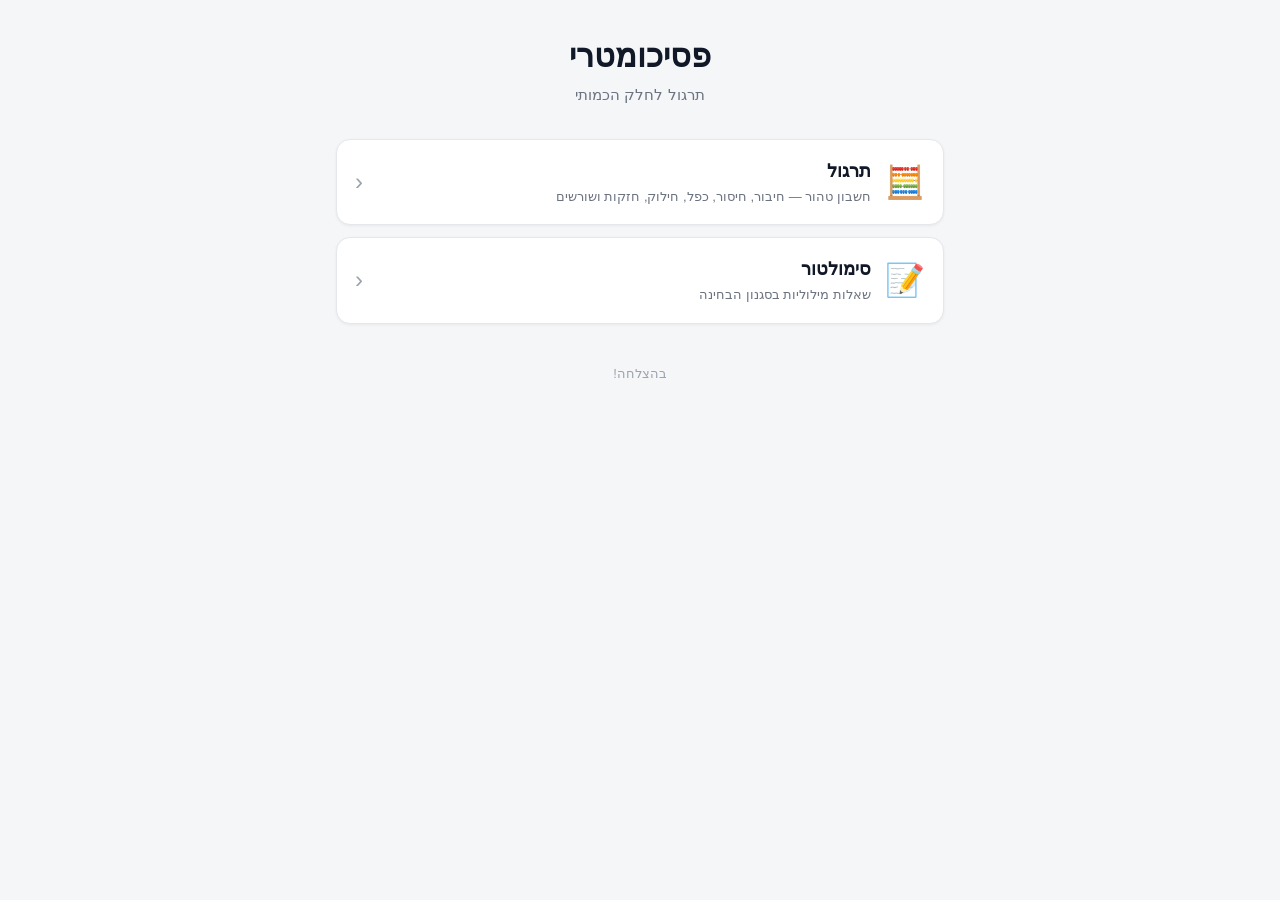
<file: index.html>
<!DOCTYPE html>
<html lang="he" dir="rtl">
<head>
  <meta charset="UTF-8">
  <meta name="viewport" content="width=device-width, initial-scale=1.0, viewport-fit=cover, maximum-scale=1.0, user-scalable=no">
  <meta name="apple-mobile-web-app-capable" content="yes">
  <meta name="apple-mobile-web-app-status-bar-style" content="default">
  <meta name="apple-mobile-web-app-title" content="פסיכומטרי">
  <meta name="theme-color" content="#2563eb">
  <title>פסיכומטרי — כמותי</title>
  <link rel="stylesheet" href="style.css">
</head>
<body>
  <div class="container home">
    <header class="home-header">
      <h1>פסיכומטרי</h1>
      <p class="subtitle">תרגול לחלק הכמותי</p>
    </header>

    <nav class="home-nav">
      <a href="drill/" class="big-card">
        <div class="big-card-icon">🧮</div>
        <div class="big-card-content">
          <div class="big-card-title">תרגול</div>
          <div class="big-card-desc">חשבון טהור — חיבור, חיסור, כפל, חילוק, חזקות ושורשים</div>
        </div>
        <div class="big-card-arrow">‹</div>
      </a>

      <a href="simulator/" class="big-card">
        <div class="big-card-icon">📝</div>
        <div class="big-card-content">
          <div class="big-card-title">סימולטור</div>
          <div class="big-card-desc">שאלות מילוליות בסגנון הבחינה</div>
        </div>
        <div class="big-card-arrow">‹</div>
      </a>
    </nav>

    <footer class="home-footer">
      <p>בהצלחה!</p>
    </footer>
  </div>
</body>
</html>
</file>
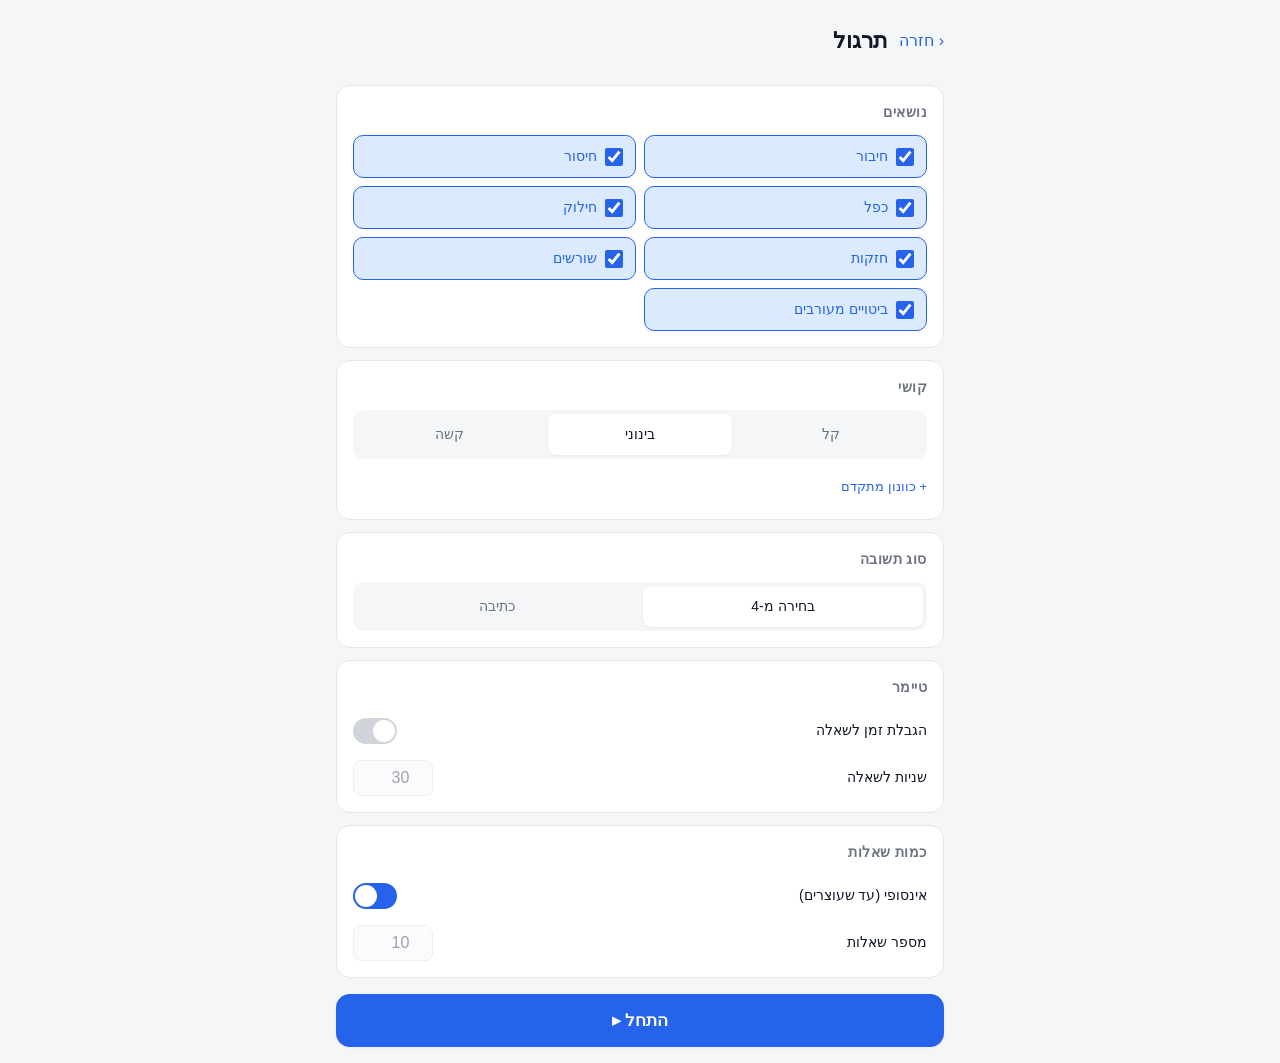
<file: drill/index.html>
<!DOCTYPE html>
<html lang="he" dir="rtl">
<head>
  <meta charset="UTF-8">
  <meta name="viewport" content="width=device-width, initial-scale=1.0, viewport-fit=cover">
  <meta name="apple-mobile-web-app-capable" content="yes">
  <meta name="apple-mobile-web-app-title" content="תרגול">
  <meta name="theme-color" content="#2563eb">
  <title>תרגול — פסיכומטרי</title>
  <link rel="stylesheet" href="../style.css">
</head>
<body>
  <div class="container">
    <header class="page-header">
      <a href="../" class="back-link">‹ חזרה</a>
      <div class="page-title">תרגול</div>
    </header>

    <div id="settings-screen"></div>
    <div id="session-screen" hidden></div>
    <div id="summary-screen" hidden></div>
  </div>

  <script src="../shared/engine.js"></script>
  <script src="../shared/ui.js"></script>
  <script src="drill.js"></script>
  <script>
    const settingsEl = document.getElementById('settings-screen');
    const sessionEl = document.getElementById('session-screen');
    const summaryEl = document.getElementById('summary-screen');

    const topics = [
      { id: 'add',   label: 'חיבור' },
      { id: 'sub',   label: 'חיסור' },
      { id: 'mul',   label: 'כפל' },
      { id: 'div',   label: 'חילוק' },
      { id: 'pow',   label: 'חזקות' },
      { id: 'root',  label: 'שורשים' },
      { id: 'mixed', label: 'ביטויים מעורבים' },
    ];

    const advancedHTML = `
      <div class="adv-group">
        <div class="adv-group-title">טווח מספרים (לחיבור/חיסור/כפל)</div>
        <div class="toggle-row">
          <label for="adv-custom-range">להגדיר טווח ידנית</label>
          <input type="checkbox" id="adv-custom-range" class="toggle">
        </div>
        <div class="input-row">
          <label>מינימום</label>
          <input type="number" id="adv-min" value="1" min="0" max="100000" disabled>
        </div>
        <div class="input-row">
          <label>מקסימום</label>
          <input type="number" id="adv-max" value="100" min="2" max="100000" disabled>
        </div>
      </div>

      <div class="adv-group">
        <div class="adv-group-title">חזקות ושורשים</div>
        <div class="input-row">
          <label>חזקה מקסימלית</label>
          <input type="number" id="adv-max-exp" value="4" min="2" max="8">
        </div>
        <div class="toggle-row">
          <label for="adv-cube">לכלול שורש מעוקב</label>
          <input type="checkbox" id="adv-cube" class="toggle">
        </div>
      </div>

      <div class="adv-group">
        <div class="adv-group-title">כללי</div>
        <div class="toggle-row">
          <label for="adv-negatives">לאפשר מספרים שליליים</label>
          <input type="checkbox" id="adv-negatives" class="toggle">
        </div>
        <div class="toggle-row">
          <label for="adv-fractions">לאפשר שברים (חיבור/חיסור)</label>
          <input type="checkbox" id="adv-fractions" class="toggle">
        </div>
        <div class="toggle-row">
          <label for="adv-mixed-3">ביטויים מעורבים — 3 פעולות</label>
          <input type="checkbox" id="adv-mixed-3" class="toggle">
        </div>
      </div>
    `;

    function showSettings() {
      sessionEl.hidden = true;
      summaryEl.hidden = true;
      settingsEl.hidden = false;
      UI.buildSettings({
        container: settingsEl,
        topics,
        advancedHTML,
        wireAdvanced: (c) => {
          const cr = c.querySelector('#adv-custom-range');
          const min = c.querySelector('#adv-min');
          const max = c.querySelector('#adv-max');
          cr.addEventListener('change', () => {
            min.disabled = !cr.checked;
            max.disabled = !cr.checked;
          });
        },
        collectAdvanced: (c) => ({
          customRange: c.querySelector('#adv-custom-range').checked,
          minNum: parseInt(c.querySelector('#adv-min').value, 10) || 1,
          maxNum: parseInt(c.querySelector('#adv-max').value, 10) || 100,
          maxExp: parseInt(c.querySelector('#adv-max-exp').value, 10) || 4,
          includeCubeRoot: c.querySelector('#adv-cube').checked,
          allowNegatives: c.querySelector('#adv-negatives').checked,
          allowFractions: c.querySelector('#adv-fractions').checked,
          mixedThreeOps: c.querySelector('#adv-mixed-3').checked,
        }),
        onStart: startSession,
      });
    }

    let session, refs, advanceTimer = null;

    function startSession(config) {
      settingsEl.hidden = true;
      summaryEl.hidden = true;
      sessionEl.hidden = false;
      refs = UI.buildSession(sessionEl);
      session = new Engine.Session(config, Drill.generate);
      session.onTick = (left, total) => UI.updateTimer(refs, left, total);
      session.onTimeout = () => handleAnswer(null, null);
      refs.stopBtn.addEventListener('click', () => endSession());
      nextQuestion();
    }

    function nextQuestion() {
      if (advanceTimer) { clearTimeout(advanceTimer); advanceTimer = null; }
      if (session.isFinished()) return endSession();
      const q = session.nextQuestion();
      UI.updateStats(refs, session);
      UI.renderQuestion(refs, q, session.config.answerMode, handleAnswer);
    }

    function handleAnswer(value, target) {
      const result = session.submitAnswer(value);
      if (!result) return;
      UI.showFeedback(refs, session.current, session.config.answerMode, result, target);
      UI.updateStats(refs, session);
      advanceTimer = setTimeout(() => nextQuestion(), 1500);
    }

    function endSession() {
      if (advanceTimer) { clearTimeout(advanceTimer); advanceTimer = null; }
      session.stop();
      sessionEl.hidden = true;
      summaryEl.hidden = false;
      UI.renderSummary(summaryEl, session, showSettings, () => location.href = '../');
    }

    showSettings();
  </script>
</body>
</html>
</file>
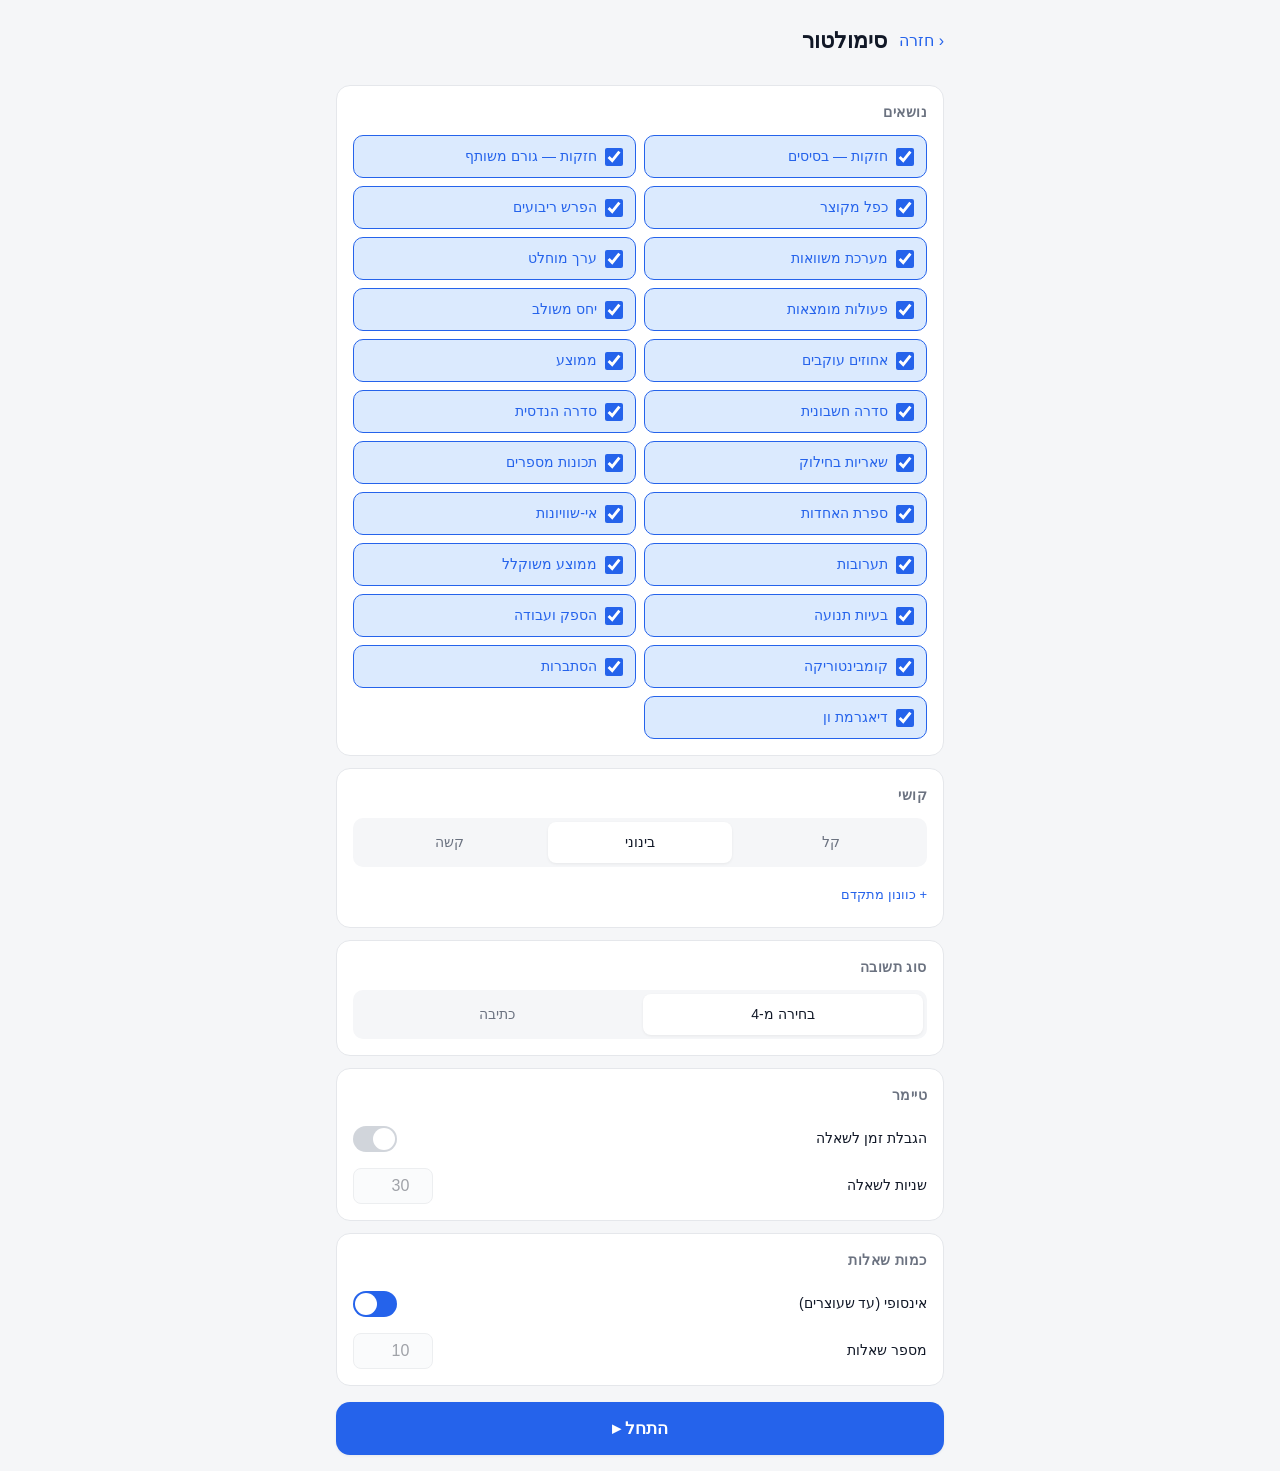
<file: simulator/index.html>
<!DOCTYPE html>
<html lang="he" dir="rtl">
<head>
  <meta charset="UTF-8">
  <meta name="viewport" content="width=device-width, initial-scale=1.0, viewport-fit=cover">
  <meta name="apple-mobile-web-app-capable" content="yes">
  <meta name="apple-mobile-web-app-title" content="סימולטור">
  <meta name="theme-color" content="#2563eb">
  <title>סימולטור — פסיכומטרי</title>
  <link rel="stylesheet" href="../style.css">
</head>
<body>
  <div class="container">
    <header class="page-header">
      <a href="../" class="back-link">‹ חזרה</a>
      <div class="page-title">סימולטור</div>
    </header>

    <div id="settings-screen"></div>
    <div id="session-screen" hidden></div>
    <div id="summary-screen" hidden></div>
  </div>

  <script src="../shared/engine.js"></script>
  <script src="../shared/ui.js"></script>
  <script src="questions.js"></script>
  <script>
    const settingsEl = document.getElementById('settings-screen');
    const sessionEl = document.getElementById('session-screen');
    const summaryEl = document.getElementById('summary-screen');

    const topics = [
      { id: 'pow_base',     label: 'חזקות — בסיסים' },
      { id: 'pow_factor',   label: 'חזקות — גורם משותף' },
      { id: 'alg_xy',       label: 'כפל מקוצר' },
      { id: 'diff_sq',      label: 'הפרש ריבועים' },
      { id: 'eq_combo',     label: 'מערכת משוואות' },
      { id: 'abs',          label: 'ערך מוחלט' },
      { id: 'inv_op',       label: 'פעולות מומצאות' },
      { id: 'ratio',        label: 'יחס משולב' },
      { id: 'pct_seq',      label: 'אחוזים עוקבים' },
      { id: 'avg',          label: 'ממוצע' },
      { id: 'arith_seq',    label: 'סדרה חשבונית' },
      { id: 'geom_seq',     label: 'סדרה הנדסית' },
      { id: 'remainder',    label: 'שאריות בחילוק' },
      { id: 'num_props',    label: 'תכונות מספרים' },
      { id: 'digit_cycle',  label: 'ספרת האחדות' },
      { id: 'ineq',         label: 'אי-שוויונות' },
      { id: 'mixture',      label: 'תערובות' },
      { id: 'weighted_avg', label: 'ממוצע משוקלל' },
      { id: 'motion',       label: 'בעיות תנועה' },
      { id: 'work',         label: 'הספק ועבודה' },
      { id: 'combi',        label: 'קומבינטוריקה' },
      { id: 'prob',         label: 'הסתברות' },
      { id: 'venn',         label: 'דיאגרמת ון' },
    ];

    const advancedHTML = `
      <div class="adv-group">
        <div class="adv-group-title">מספרים</div>
        <div class="toggle-row">
          <label for="adv-large">מספרים גדולים יותר</label>
          <input type="checkbox" id="adv-large" class="toggle">
        </div>
        <div class="toggle-row">
          <label for="adv-neg-ans">לאפשר תשובות שליליות</label>
          <input type="checkbox" id="adv-neg-ans" class="toggle">
        </div>
      </div>

      <div class="adv-group">
        <div class="adv-group-title">סדרות</div>
        <div class="input-row">
          <label>מקסימום מקום של איבר</label>
          <input type="number" id="adv-seq-max" value="25" min="10" max="100">
        </div>
      </div>

      <div class="adv-group">
        <div class="adv-group-title">פעולות מומצאות</div>
        <div class="input-row">
          <label>מספר מקסימלי בפעולה</label>
          <input type="number" id="adv-op-max" value="9" min="5" max="20">
        </div>
      </div>
    `;

    function showSettings() {
      sessionEl.hidden = true;
      summaryEl.hidden = true;
      settingsEl.hidden = false;
      UI.buildSettings({
        container: settingsEl,
        topics,
        advancedHTML,
        collectAdvanced: (c) => ({
          largeNumbers: c.querySelector('#adv-large').checked,
          allowNegAnswers: c.querySelector('#adv-neg-ans').checked,
          seqMaxPos: parseInt(c.querySelector('#adv-seq-max').value, 10) || 25,
          opMax: parseInt(c.querySelector('#adv-op-max').value, 10) || 9,
        }),
        onStart: startSession,
      });
    }

    let session, refs, advanceTimer = null;

    function startSession(config) {
      settingsEl.hidden = true;
      summaryEl.hidden = true;
      sessionEl.hidden = false;
      refs = UI.buildSession(sessionEl);
      session = new Engine.Session(config, Simulator.generate);
      session.onTick = (left, total) => UI.updateTimer(refs, left, total);
      session.onTimeout = () => handleAnswer(null, null);
      refs.stopBtn.addEventListener('click', () => endSession());
      nextQuestion();
    }

    function nextQuestion() {
      if (advanceTimer) { clearTimeout(advanceTimer); advanceTimer = null; }
      if (session.isFinished()) return endSession();
      const q = session.nextQuestion();
      UI.updateStats(refs, session);
      UI.renderQuestion(refs, q, session.config.answerMode, handleAnswer);
    }

    function handleAnswer(value, target) {
      const result = session.submitAnswer(value);
      if (!result) return;
      UI.showFeedback(refs, session.current, session.config.answerMode, result, target);
      UI.updateStats(refs, session);
      advanceTimer = setTimeout(() => nextQuestion(), 1500);
    }

    function endSession() {
      if (advanceTimer) { clearTimeout(advanceTimer); advanceTimer = null; }
      session.stop();
      sessionEl.hidden = true;
      summaryEl.hidden = false;
      UI.renderSummary(summaryEl, session, showSettings, () => location.href = '../');
    }

    showSettings();
  </script>
</body>
</html>
</file>
<file: style.css>
/* === Reset & Base === */
* { box-sizing: border-box; margin: 0; padding: 0; -webkit-tap-highlight-color: transparent; }
html { -webkit-text-size-adjust: 100%; }

:root {
  --bg: #f5f6f8;
  --card: #ffffff;
  --text: #111827;
  --text-2: #6b7280;
  --text-3: #9ca3af;
  --border: #e5e7eb;
  --border-2: #d1d5db;
  --accent: #2563eb;
  --accent-soft: #dbeafe;
  --success: #10b981;
  --success-soft: #d1fae5;
  --error: #ef4444;
  --error-soft: #fee2e2;
  --warn: #f59e0b;
  --shadow: 0 1px 3px rgba(0,0,0,0.06);
  --radius: 14px;
  --radius-sm: 10px;
}

@media (prefers-color-scheme: dark) {
  :root {
    --bg: #0f1115;
    --card: #1a1d23;
    --text: #f3f4f6;
    --text-2: #9ca3af;
    --text-3: #6b7280;
    --border: #2a2f37;
    --border-2: #3a3f47;
    --accent: #60a5fa;
    --accent-soft: rgba(96,165,250,0.15);
    --success: #34d399;
    --success-soft: rgba(52,211,153,0.15);
    --error: #f87171;
    --error-soft: rgba(248,113,113,0.15);
    --warn: #fbbf24;
    --shadow: 0 1px 3px rgba(0,0,0,0.4);
  }
}

body {
  font-family: -apple-system, BlinkMacSystemFont, "SF Pro Display", "Heebo", "Segoe UI", Arial, sans-serif;
  background: var(--bg);
  color: var(--text);
  line-height: 1.5;
  font-size: 16px;
  padding: env(safe-area-inset-top) env(safe-area-inset-right) env(safe-area-inset-bottom) env(safe-area-inset-left);
  min-height: 100vh;
}

.container {
  max-width: 640px;
  margin: 0 auto;
  padding: 16px;
}

/* === Math display === */
.m, .math {
  direction: ltr;
  display: inline-block;
  font-variant-numeric: tabular-nums;
  font-weight: 500;
  unicode-bidi: isolate;
}
.eq {
  direction: ltr;
  display: block;
  font-size: 1.1em;
  font-weight: 500;
  margin: 4px 0;
  font-variant-numeric: tabular-nums;
}

/* === Home === */
.home { padding-top: 32px; }
.home-header { text-align: center; margin-bottom: 32px; }
.home-header h1 { font-size: 32px; font-weight: 700; margin-bottom: 4px; }
.subtitle { color: var(--text-2); font-size: 15px; }

.home-nav { display: flex; flex-direction: column; gap: 12px; }

.big-card {
  display: flex;
  align-items: center;
  gap: 14px;
  padding: 18px;
  background: var(--card);
  border: 1px solid var(--border);
  border-radius: var(--radius);
  text-decoration: none;
  color: inherit;
  box-shadow: var(--shadow);
  transition: transform 0.1s;
}
.big-card:active { transform: scale(0.98); }
.big-card-icon { font-size: 32px; }
.big-card-content { flex: 1; }
.big-card-title { font-size: 18px; font-weight: 600; margin-bottom: 2px; }
.big-card-desc { font-size: 13px; color: var(--text-2); }
.big-card-arrow { color: var(--text-3); font-size: 24px; }

.home-footer { text-align: center; margin-top: 40px; color: var(--text-3); font-size: 13px; }

/* === Page header === */
.page-header {
  display: flex;
  align-items: center;
  gap: 12px;
  margin-bottom: 20px;
  padding: 8px 0;
}
.back-link {
  color: var(--accent);
  text-decoration: none;
  font-size: 16px;
  font-weight: 500;
  padding: 4px 8px;
  margin: -4px -8px;
}
.page-title { font-size: 22px; font-weight: 700; flex: 1; }

/* === Settings === */
.settings-section {
  background: var(--card);
  border: 1px solid var(--border);
  border-radius: var(--radius);
  padding: 16px;
  margin-bottom: 12px;
}
.settings-section h2 {
  font-size: 14px;
  font-weight: 600;
  color: var(--text-2);
  text-transform: uppercase;
  letter-spacing: 0.5px;
  margin-bottom: 12px;
}

.topic-grid {
  display: grid;
  grid-template-columns: 1fr 1fr;
  gap: 8px;
}
@media (max-width: 380px) { .topic-grid { grid-template-columns: 1fr; } }

.topic-chip {
  display: flex;
  align-items: center;
  gap: 8px;
  padding: 10px 12px;
  border: 1px solid var(--border);
  border-radius: var(--radius-sm);
  background: var(--bg);
  cursor: pointer;
  font-size: 14px;
  transition: all 0.15s;
}
.topic-chip input { accent-color: var(--accent); width: 18px; height: 18px; }
.topic-chip:has(input:checked) {
  background: var(--accent-soft);
  border-color: var(--accent);
  color: var(--accent);
  font-weight: 500;
}
.topic-chip-label { flex: 1; }

.radio-row {
  display: flex;
  gap: 6px;
  background: var(--bg);
  padding: 4px;
  border-radius: var(--radius-sm);
}
.radio-row label {
  flex: 1;
  text-align: center;
  padding: 10px;
  cursor: pointer;
  border-radius: 8px;
  font-size: 14px;
  font-weight: 500;
  color: var(--text-2);
  transition: all 0.15s;
}
.radio-row input { display: none; }
.radio-row label:has(input:checked) {
  background: var(--card);
  color: var(--text);
  box-shadow: var(--shadow);
}

.input-row {
  display: flex;
  align-items: center;
  gap: 12px;
  margin-top: 8px;
}
.input-row label { font-size: 14px; flex: 1; }
.input-row input[type="number"] {
  width: 80px;
  padding: 8px 10px;
  border: 1px solid var(--border-2);
  border-radius: 8px;
  background: var(--bg);
  color: var(--text);
  font-size: 16px;
  text-align: center;
  font-family: inherit;
}
.input-row input[type="number"]:disabled { opacity: 0.4; }

.toggle-row {
  display: flex;
  align-items: center;
  justify-content: space-between;
  padding: 8px 0;
  font-size: 14px;
}
.toggle-row + .toggle-row { border-top: 1px solid var(--border); }
.toggle {
  position: relative;
  width: 44px;
  height: 26px;
  appearance: none;
  background: var(--border-2);
  border-radius: 13px;
  cursor: pointer;
  transition: background 0.2s;
}
.toggle:checked { background: var(--accent); }
.toggle::before {
  content: "";
  position: absolute;
  width: 22px;
  height: 22px;
  background: white;
  border-radius: 50%;
  top: 2px;
  right: 2px;
  transition: all 0.2s;
}
.toggle:checked::before { right: calc(100% - 24px); }

details.advanced { margin-top: 12px; }
details.advanced summary {
  cursor: pointer;
  font-size: 13px;
  color: var(--accent);
  font-weight: 500;
  padding: 6px 0;
  list-style: none;
}
details.advanced summary::-webkit-details-marker { display: none; }
details.advanced summary::before { content: "+ "; }
details.advanced[open] summary::before { content: "− "; }
details.advanced > div { padding-top: 8px; }

/* === Primary button === */
.btn {
  display: block;
  width: 100%;
  padding: 16px;
  font-size: 17px;
  font-weight: 600;
  background: var(--accent);
  color: white;
  border: none;
  border-radius: var(--radius);
  cursor: pointer;
  font-family: inherit;
  margin-top: 16px;
  box-shadow: var(--shadow);
  transition: transform 0.1s, opacity 0.15s;
}
.btn:active { transform: scale(0.98); }
.btn:disabled { opacity: 0.5; cursor: not-allowed; }
.btn-secondary {
  background: var(--card);
  color: var(--text);
  border: 1px solid var(--border);
}

/* === Session === */
.session-header {
  display: flex;
  align-items: center;
  justify-content: space-between;
  padding: 8px 4px;
  margin-bottom: 12px;
  font-size: 13px;
  color: var(--text-2);
}
.session-header .stop {
  color: var(--error);
  font-weight: 600;
  background: none;
  border: none;
  cursor: pointer;
  font-family: inherit;
  font-size: 14px;
  padding: 4px 8px;
}
.session-stat { font-variant-numeric: tabular-nums; }
.session-score { font-weight: 700; color: var(--text); font-size: 15px; }

.timer-bar {
  height: 4px;
  background: var(--border);
  border-radius: 2px;
  overflow: hidden;
  margin-bottom: 16px;
}
.timer-fill {
  height: 100%;
  background: var(--success);
  transition: width 1s linear, background 0.3s;
}
.timer-fill.warn { background: var(--warn); }
.timer-fill.danger { background: var(--error); }

.question-card {
  background: var(--card);
  border: 1px solid var(--border);
  border-radius: var(--radius);
  padding: 22px 18px;
  margin-bottom: 14px;
  font-size: 17px;
  line-height: 1.6;
  box-shadow: var(--shadow);
}
.question-card .label {
  font-size: 11px;
  color: var(--text-3);
  text-transform: uppercase;
  letter-spacing: 0.5px;
  margin-bottom: 8px;
  font-weight: 600;
}
.question-text { white-space: pre-line; }

.choices {
  display: grid;
  grid-template-columns: 1fr 1fr;
  gap: 10px;
  margin-bottom: 14px;
}
.choice {
  padding: 16px 8px;
  background: var(--card);
  border: 1px solid var(--border);
  border-radius: var(--radius-sm);
  font-size: 18px;
  font-weight: 500;
  cursor: pointer;
  font-family: inherit;
  color: var(--text);
  font-variant-numeric: tabular-nums;
  direction: ltr;
  transition: all 0.15s;
  min-height: 56px;
}
.choice:active { transform: scale(0.97); }
.choice.correct {
  background: var(--success-soft);
  border-color: var(--success);
  color: var(--success);
}
.choice.wrong {
  background: var(--error-soft);
  border-color: var(--error);
  color: var(--error);
}
.choice:disabled { cursor: default; }

.answer-input-wrap { margin-bottom: 14px; }
.answer-input {
  width: 100%;
  padding: 16px;
  font-size: 22px;
  font-weight: 500;
  text-align: center;
  border: 2px solid var(--border-2);
  border-radius: var(--radius);
  background: var(--card);
  color: var(--text);
  font-family: inherit;
  direction: ltr;
  font-variant-numeric: tabular-nums;
}
.answer-input:focus { outline: none; border-color: var(--accent); }
.answer-input.correct { border-color: var(--success); background: var(--success-soft); }
.answer-input.wrong { border-color: var(--error); background: var(--error-soft); }
.answer-hint { font-size: 12px; color: var(--text-3); text-align: center; margin-top: 6px; }

.feedback {
  padding: 14px 16px;
  border-radius: var(--radius);
  margin-bottom: 14px;
  font-size: 15px;
}
.feedback.correct {
  background: var(--success-soft);
  color: var(--success);
  border: 1px solid var(--success);
}
.feedback.wrong {
  background: var(--error-soft);
  color: var(--error);
  border: 1px solid var(--error);
}
.feedback strong { font-weight: 700; }
.feedback .correct-answer {
  display: block;
  margin-top: 6px;
  font-size: 16px;
  color: var(--text);
}

.streak-badge {
  display: inline-block;
  padding: 4px 10px;
  background: var(--warn);
  color: white;
  border-radius: 12px;
  font-size: 12px;
  font-weight: 600;
  margin-right: 8px;
}

/* === Summary === */
.summary-card {
  background: var(--card);
  border: 1px solid var(--border);
  border-radius: var(--radius);
  padding: 24px;
  text-align: center;
  margin-bottom: 16px;
  box-shadow: var(--shadow);
}
.summary-big {
  font-size: 48px;
  font-weight: 700;
  margin: 8px 0;
  font-variant-numeric: tabular-nums;
}
.summary-pct { color: var(--text-2); font-size: 15px; }

.summary-stats {
  display: grid;
  grid-template-columns: repeat(3, 1fr);
  gap: 8px;
  margin-top: 16px;
}
.summary-stat {
  padding: 10px;
  background: var(--bg);
  border-radius: var(--radius-sm);
}
.summary-stat-val { font-size: 22px; font-weight: 700; font-variant-numeric: tabular-nums; }
.summary-stat-label { font-size: 11px; color: var(--text-2); text-transform: uppercase; letter-spacing: 0.5px; }

.topic-breakdown { margin-top: 8px; }
.topic-breakdown-row {
  display: flex;
  justify-content: space-between;
  align-items: center;
  padding: 10px 16px;
  background: var(--card);
  border: 1px solid var(--border);
  border-radius: var(--radius-sm);
  margin-bottom: 6px;
  font-size: 14px;
}
.topic-breakdown-row .pct {
  font-variant-numeric: tabular-nums;
  font-weight: 600;
  color: var(--text-2);
}

/* === On-screen Keypad === */
.keypad-display {
  background: var(--card);
  border: 2px solid var(--border-2);
  border-radius: var(--radius);
  padding: 16px;
  font-size: 28px;
  font-weight: 600;
  text-align: center;
  min-height: 64px;
  direction: ltr;
  font-variant-numeric: tabular-nums;
  margin-bottom: 12px;
  color: var(--text);
  display: flex;
  align-items: center;
  justify-content: center;
  transition: border-color 0.2s, background 0.2s, color 0.2s;
  letter-spacing: 1px;
}
.keypad-display.empty {
  color: var(--text-3);
  font-weight: 400;
  font-size: 18px;
}
.keypad-display.correct {
  border-color: var(--success);
  background: var(--success-soft);
  color: var(--success);
}
.keypad-display.wrong {
  border-color: var(--error);
  background: var(--error-soft);
  color: var(--error);
}

.keypad {
  display: grid;
  grid-template-columns: 1fr 1fr 1fr;
  gap: 8px;
  margin-bottom: 12px;
}
.kp-btn {
  height: 56px;
  font-size: 22px;
  font-weight: 600;
  background: var(--card);
  border: 1px solid var(--border);
  border-radius: var(--radius-sm);
  color: var(--text);
  cursor: pointer;
  font-family: inherit;
  transition: transform 0.05s, background 0.15s;
  font-variant-numeric: tabular-nums;
  user-select: none;
  -webkit-user-select: none;
  -webkit-tap-highlight-color: transparent;
  touch-action: manipulation;
}
.kp-btn:active { transform: scale(0.94); background: var(--bg); }
.kp-btn:disabled { opacity: 0.4; cursor: default; }
.kp-btn.kp-action {
  color: var(--text-2);
  background: var(--bg);
}
.kp-btn.kp-submit {
  background: var(--accent);
  color: white;
  border-color: var(--accent);
  font-size: 18px;
}
.kp-btn.kp-submit:active { background: var(--accent); opacity: 0.85; }

/* === Confetti (correct answer) === */
.confetti {
  position: fixed;
  width: 8px;
  height: 12px;
  border-radius: 2px;
  pointer-events: none;
  animation: confetti-fly 1s ease-out forwards;
  z-index: 9999;
  will-change: transform, opacity;
}
@keyframes confetti-fly {
  0% { transform: translate(0,0) rotate(0deg); opacity: 1; }
  100% { transform: translate(var(--tx), var(--ty)) rotate(var(--rot)); opacity: 0; }
}

/* === Shake (wrong answer) === */
.shake { animation: shake 0.45s cubic-bezier(.36,.07,.19,.97); }
@keyframes shake {
  0%, 100% { transform: translateX(0); }
  15%, 55% { transform: translateX(-7px); }
  30%, 70%, 90% { transform: translateX(7px); }
  45%, 85% { transform: translateX(-5px); }
}

/* === Red flash overlay === */
.flash-red {
  position: fixed;
  inset: 0;
  background: var(--error);
  opacity: 0;
  pointer-events: none;
  z-index: 9998;
  animation: flash-fade 0.55s ease-out forwards;
}
@keyframes flash-fade {
  0% { opacity: 0; }
  25% { opacity: 0.22; }
  100% { opacity: 0; }
}

/* === Advanced section sub-headers === */
.adv-group {
  margin-top: 10px;
  padding-top: 10px;
  border-top: 1px solid var(--border);
}
.adv-group:first-child { border-top: none; padding-top: 0; margin-top: 0; }
.adv-group-title {
  font-size: 12px;
  color: var(--text-3);
  text-transform: uppercase;
  letter-spacing: 0.5px;
  margin-bottom: 6px;
  font-weight: 600;
}

/* === Fraction display (stacked with horizontal bar) === */
.frac {
  display: inline-flex;
  flex-direction: column;
  align-items: center;
  vertical-align: middle;
  font-variant-numeric: tabular-nums;
  margin: 0 4px;
  direction: ltr;
  unicode-bidi: isolate;
  line-height: 1;
  font-weight: 600;
}
.frac > span {
  display: block;
  padding: 0 8px;
  min-width: 16px;
  text-align: center;
}
.frac > .num {
  border-bottom: 2px solid currentColor;
  padding-bottom: 3px;
  margin-bottom: 1px;
}
.frac > .den {
  padding-top: 3px;
}

/* === Hidden === */
[hidden] { display: none !important; }
</file>
